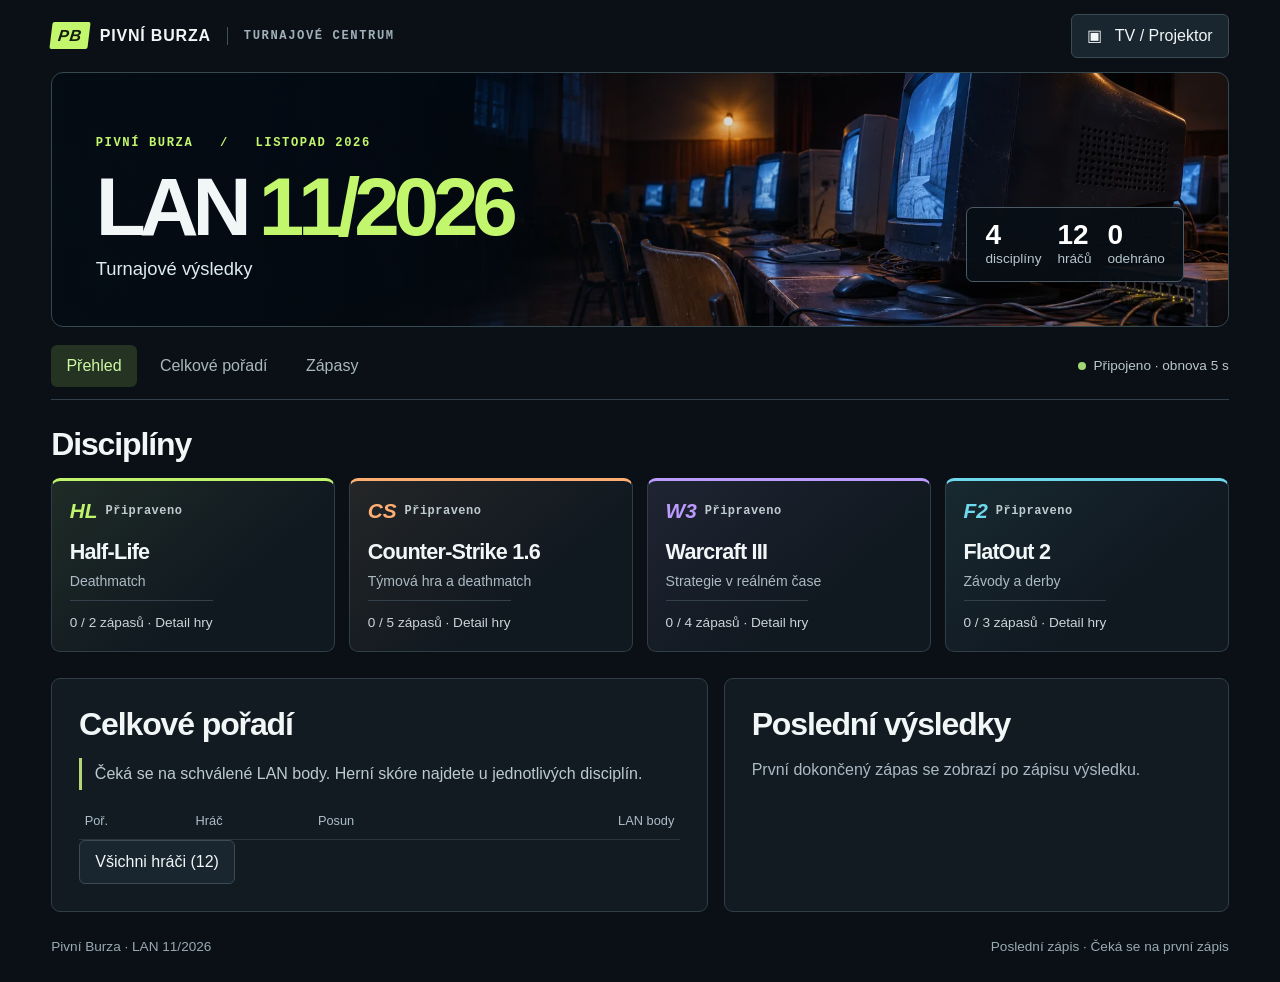
<file: web/index.html>
<!doctype html>
<html lang="cs"><head><meta charset="utf-8"><meta name="viewport" content="width=device-width,initial-scale=1"><meta name="theme-color" content="#0b1015"><title>LAN 11/2026 · Pivní Burza</title><link rel="stylesheet" href="style.css"><script defer src="app.js"></script></head>
<body><header><a class="brand" href="./" aria-label="Pivní Burza, přehled"><b class="emblem">PB</b><strong>PIVNÍ BURZA</strong></a><span class="edition">TURNAJOVÉ CENTRUM</span><button id="tv">▣ &nbsp; TV / Projektor</button></header>
<main><section class="hero"><div><p class="eyeline">PIVNÍ BURZA &nbsp; / &nbsp; LISTOPAD 2026</p><h1>LAN<span>11/2026</span></h1><p class="hero-sub">Turnajové výsledky</p></div><div class="counter"><div><b id="ng">—</b> disciplíny</div><div><b id="np">—</b> hráčů</div><div><b id="nm">—</b> odehráno</div></div></section>
<nav aria-label="Zobrazení"><button data-view="home" aria-pressed="true">Přehled</button><button data-view="board">Celkové pořadí</button><button data-view="history">Zápasy</button><span id="live" role="status">Načítání dat…</span></nav>
<div id="content" aria-live="polite"></div><footer><span>Pivní Burza · LAN 11/2026</span><span id="updated"></span></footer></main>
<aside id="tvbar" hidden><button id="pause">Pozastavit střídání</button><button id="next">Další obrazovka</button><button id="full">Celá obrazovka</button><button id="exit">Ukončit TV</button></aside></body></html>
</file>
<file: web/style.css>
*{box-sizing:border-box}html{color-scheme:dark;scroll-behavior:smooth}body{margin:0;background:#0a1015;color:#f1f6f7;font:16px/1.5 "Barlow","Segoe UI",sans-serif}button,a{font:inherit}button{cursor:pointer;color:inherit;background:#19262f;border:1px solid #3a4b55;border-radius:6px;padding:.55rem .95rem}button:hover,button:focus-visible{border-color:#b9ef60;color:#c4ff64}a{color:inherit}header,main{max-width:1580px;margin:auto;padding-inline:clamp(16px,4vw,66px)}header{display:flex;align-items:center;gap:1rem;height:72px}.brand{display:flex;align-items:center;gap:.65rem;text-decoration:none;letter-spacing:.05em}.emblem{background:#c2f66d;padding:.1rem .45rem;color:#141d10;font-style:italic;font-family:"Arial Black",sans-serif;transform:skewX(-7deg);border-radius:2px}.edition,.eyeline,.tag,.micro{font:600 .76rem/1.5 "IBM Plex Mono",Consolas,monospace;letter-spacing:.13em}.edition{color:#9fb0ba;border-left:1px solid #40505b;padding-left:1rem}#tv{margin-left:auto}.hero{min-height:255px;border:1px solid #354951;border-radius:12px;overflow:hidden;background:linear-gradient(90deg,rgba(6,15,22,.75),rgba(8,14,18,.03) 70%),url(arena.webp) center 56%/cover;display:flex;align-items:flex-end;justify-content:space-between;padding:clamp(22px,3.4vw,54px);position:relative;gap:15px}.eyeline{color:#c2f66d;margin:0}h1{font:900 clamp(3.4rem,6.4vw,7rem)/.98 "Barlow Condensed","Arial Narrow","Segoe UI",sans-serif;letter-spacing:-.075em;margin:14px 0 8px}h1 span{margin-left:.16em;color:#c2f66d}.hero-sub{font-size:1.15rem;color:#deebf1;margin:0}.counter{display:flex;gap:1rem;flex-wrap:wrap;background:rgba(8,15,21,.91);border:1px solid #4c5b65;padding:.75rem 1.15rem;border-radius:7px}.counter div{color:#b7c6ce;font-size:.85rem}.counter b{color:white;display:block;font-size:1.75rem;line-height:1.05;font-variant-numeric:tabular-nums}nav{display:flex;align-items:center;gap:.5rem;border-bottom:1px solid #34404b;margin:18px 0 26px;padding-bottom:12px}nav button{border:0;color:#a9b8be;background:transparent}nav button[aria-pressed=true]{background:#243322;color:#cef9a4}#live{font-size:.85rem;color:#bbc7d0;margin-left:auto}#live:before{content:"";display:inline-block;width:.5rem;height:.5rem;border-radius:50%;background:#a3d774;margin-right:.45rem}#live.off:before{background:#f4b76b}h2,h3{line-height:1.14;letter-spacing:-.035em}h2{font-size:clamp(1.55rem,2.5vw,2.4rem);margin:0 0 1rem}h3{font-size:1.35rem;margin:.45rem 0}.grid{display:grid;grid-template-columns:repeat(4,minmax(0,1fr));gap:14px}.game,.panel{background:#121b22;border:1px solid #303e48;border-radius:9px}.game{--accent:#bff46c;border-top:3px solid var(--accent);padding:1.1rem;display:flex;flex-direction:column;text-align:left;width:100%;color:#f1f6f7;min-height:174px;background:linear-gradient(140deg,color-mix(in srgb,var(--accent) 8%,#111a20),#101820 66%)}.game:hover{color:white;border-color:var(--accent);transform:translateY(-2px)}.orange{--accent:#ffae73}.purple{--accent:#bc9bff}.cyan{--accent:#6ed9ed}.gtop{display:flex;align-items:center;justify-content:space-between;gap:.5rem}.mark{font:bold italic 1.3rem/1.2 "Arial Black",sans-serif;color:var(--accent)}.tag{letter-spacing:.04em;font-size:.75rem;color:#bfcbd0}.sub,.muted{color:#abbac4}.game .sub{font-size:.88rem}.gfoot{padding-top:.75rem;margin-top:auto;color:#cad4d8;font-size:.85rem;border-top:1px solid #34414b}.game h3{margin-top:1rem}.panels{display:grid;grid-template-columns:1.3fr 1fr;gap:1rem;margin-top:26px}.panel{padding:clamp(18px,2.1vw,32px)}.hint{border-left:3px solid #b4d774;padding:.25rem .8rem;margin:.75rem 0;color:#bccbd1}table{width:100%;border-collapse:collapse;font-variant-numeric:tabular-nums}th,td{text-align:left;padding:.55rem .35rem;border-bottom:1px solid #29363e}th{font-size:.8rem;color:#acbec9;font-weight:500}td:last-child,th:last-child{text-align:right}.leader{color:#c6f37a;font-weight:700}.recent{border-left:2px solid #83b7d1;padding-left:1rem;margin:1rem 0}.recent p{margin:.25rem 0}details{margin:.8rem 0;border-top:1px solid #394953;padding:.7rem 0}summary{cursor:pointer;font-weight:650}.back{margin:0 0 1rem}.panel+.panel{margin-top:0}.up{color:#b5f772}.down{color:#ffb285}footer{display:flex;justify-content:space-between;gap:1rem;margin:25px 0;color:#99aab4;font-size:.85rem}.tv header,.tv nav,.tv .hero,.tv footer,.tv .back{display:none}.tv main{max-width:1800px;padding:3vh 4vw 8vh}.tv .panel{font-size:clamp(1rem,1.6vw,2.2rem)}.tv th,.tv td{padding:.25em}.tv #tvbar{position:fixed;right:12px;bottom:10px;display:flex;gap:.4rem;background:#111a21e8;padding:4px;border-radius:6px}.tv #tvbar button{font-size:.82rem}.tv h2{font-size:clamp(2rem,3.5vw,4rem)}.change{animation:glow 1.1s ease-out}@keyframes glow{from{background:#314526}to{background:transparent}}@media(max-width:1050px){.grid{grid-template-columns:repeat(2,1fr)}.hero{min-height:210px}.panels{grid-template-columns:1fr 1fr}}@media(max-width:640px){.edition{display:none}header{height:60px}.hero{display:block;min-height:0;padding:22px 16px;background-position:60% center}.counter{margin:18px 0 0;width:fit-content}.counter b{font-size:1.25rem}nav{gap:0;flex-wrap:wrap}nav button{padding:.45rem .6rem}#live{width:100%;margin:.4rem .6rem 0}.grid{gap:9px}.game{min-height:164px;padding:.75rem}.game h3{font-size:1.1rem}.gtop{align-items:flex-start;flex-direction:column}.panels{grid-template-columns:1fr}.panel{overflow-wrap:anywhere}.tv #tvbar{flex-wrap:wrap;left:8px;right:8px}.tv #tvbar button{padding:.3rem}.tv main{padding-bottom:95px}footer{flex-direction:column}}@media(prefers-reduced-motion:reduce){*,*:before{animation:none!important;transition:none!important;scroll-behavior:auto!important}}
@media(max-width:640px){h1{font-size:clamp(2.3rem,10.8vw,3.6rem)}}.tv[data-connection^="Výpadek"]::before{content:attr(data-connection);display:block;text-align:center;background:#563718;color:white;padding:.25rem}
</file>
